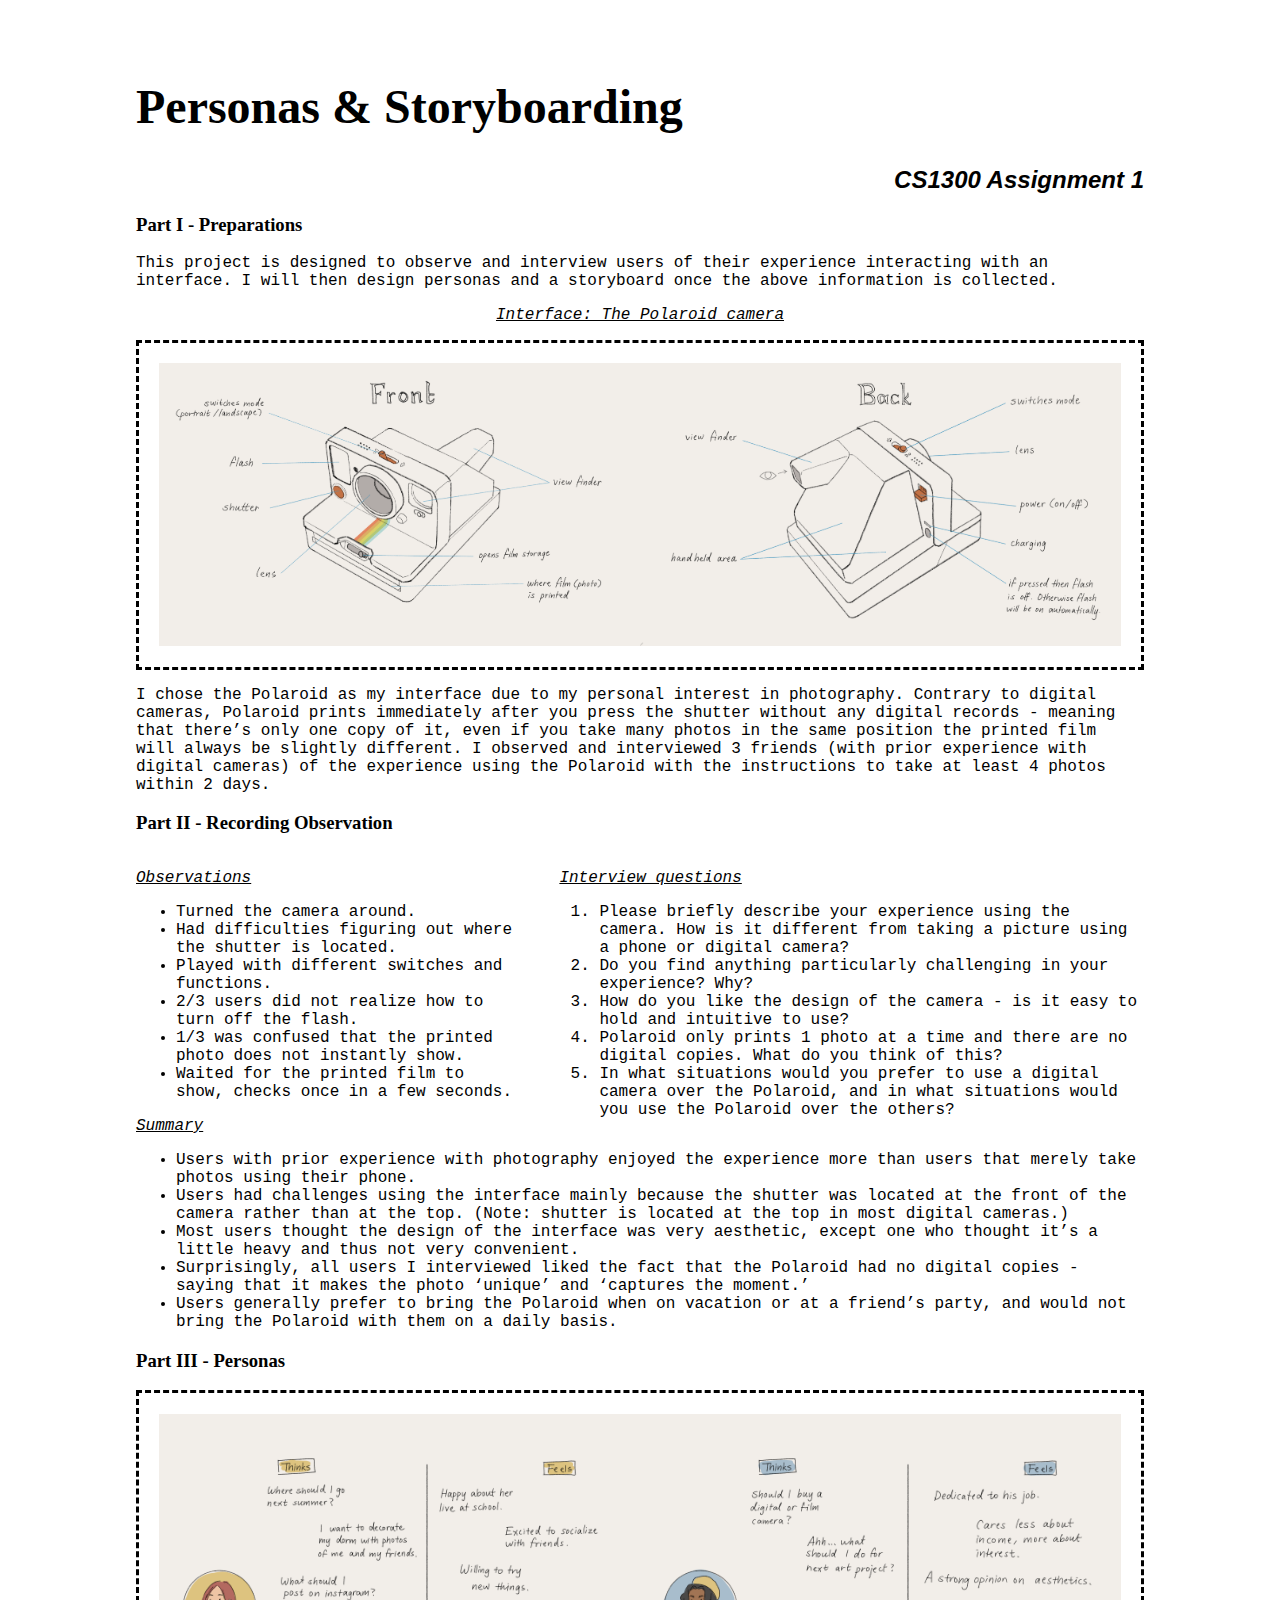
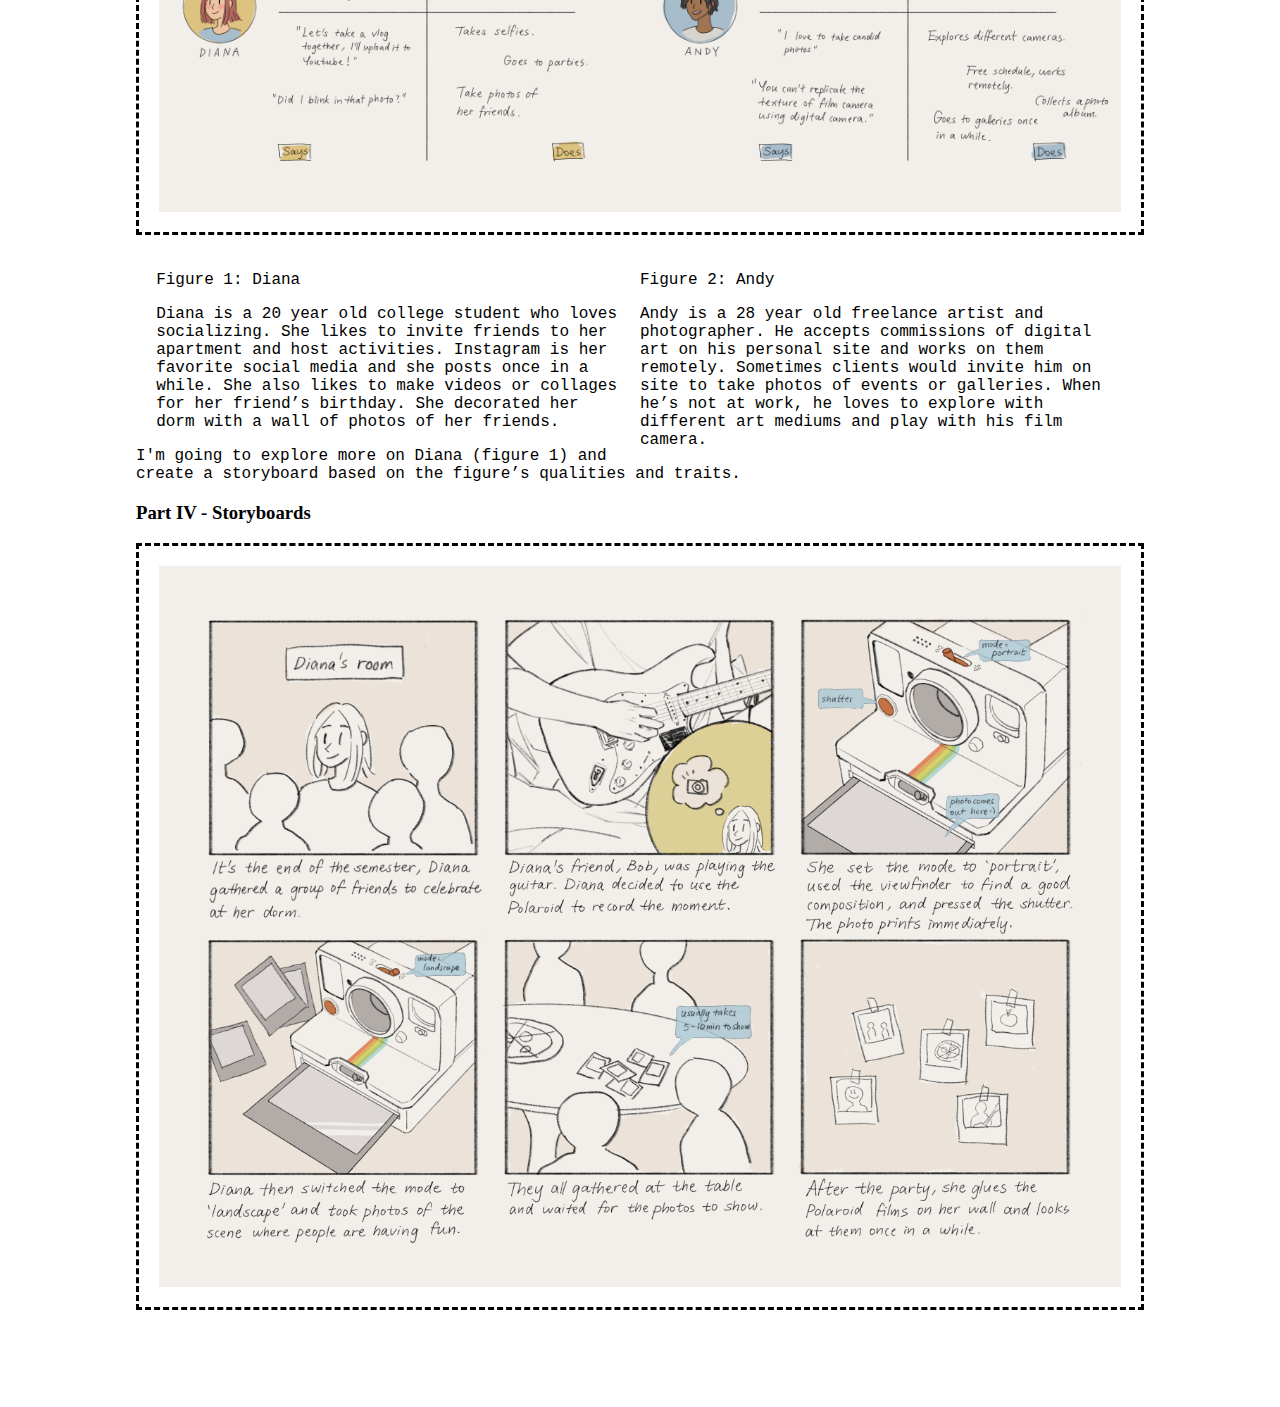
<file: index.html>
<!DOCTYPE html>
<html>
<head>
  <link rel="stylesheet" href="assignment1.css">
</head>
<body>

<h1>Personas & Storyboarding</h1>
<h2>CS1300 Assignment 1</h2>
<h3>Part I - Preparations</h3>
<p>This project is designed to observe and interview users of their experience interacting with an interface. I will then design personas and a storyboard once the above information is collected.</p>

<div id = "annotation">
  <p>Interface: The Polaroid camera</p>
</div>

<div id = "interface">
  <img src = "src/Front.png" alt = "annotated sketch of the interface 'Polaroid' - front" width = 50%>
  <img src = "src/Back.png" alt = "annotated sketch of the interface 'Polaroid' - back" width = 50%>
</div>

<p>I chose the Polaroid as my interface due to my personal interest in photography. Contrary to digital cameras, Polaroid prints immediately after you press the shutter without any digital records - meaning that there’s only one copy of it, even if you take many photos in the same position the printed film will always be slightly different. I observed and interviewed 3 friends (with prior experience with digital cameras) of the experience using the Polaroid with the instructions to take at least 4 photos within 2 days.
</p>

<h3>Part II - Recording Observation</h3>
<div style = "float:left; width:38%">
  <div id = "section">
    <p>Observations</p>
  </div>
  
  <div id = "list">
    <ul>
      <li>Turned the camera around.</li>
      <li>Had difficulties figuring out where the shutter is located.</li>
      <li>Played with different switches and functions.</li>
      <li>2/3 users did not realize how to turn off the flash.</li>
      <li>1/3 was confused that the printed photo does not instantly show.</li>
      <li>Waited for the printed film to show, checks once in a few seconds.</li>
    </ul>
  </div>
</div>

<div style = "float:right; width:58%">
  <div id = "section">
    <p>Interview questions</p>
  </div>
  
  <div id = "list">
    <ol>
      <li>Please briefly describe your experience using the camera. How is it different from taking a picture using a phone or digital camera?</li>
      <li>Do you find anything particularly challenging in your experience? Why?</li>
      <li>How do you like the design of the camera - is it easy to hold and intuitive to use?</li>
      <li>Polaroid only prints 1 photo at a time and there are no digital copies. What do you think of this?</li>
      <li>In what situations would you prefer to use a digital camera over the Polaroid, and in what situations would you use the Polaroid over the others?</li>
    </ol>
  </div>
</div>

<div id = "section">
  <p>Summary</p>
</div>

<div id = "list">
  <ul>
    <li>Users with prior experience with photography enjoyed the experience more than users that merely take photos using their phone.</li>
    <li>Users had challenges using the interface mainly because the shutter was located at the front of the camera rather than at the top. (Note: shutter is located at the top in most digital cameras.)</li>
    <li>Most users thought the design of the interface was very aesthetic, except one who thought it’s a little heavy and thus not very convenient.</li>
    <li>Surprisingly, all users I interviewed liked the fact that the Polaroid had no digital copies - saying that it makes the photo ‘unique’ and ‘captures the moment.’</li>
    <li>Users generally prefer to bring the Polaroid when on vacation or at a friend’s party, and would not bring the Polaroid with them on a daily basis.</li>
  </ul>
</div>


<h3>Part III - Personas</h3>

<div>
  <div id = "interface">
    <img src = "src/Persona1.png" alt = "Persona - college student." width = 50%>
    <img src = "src/Persona2.png" alt = "Persona - freelance artist." width = 50%>
  </div>
  
  <div id = "persona">
    <div style = "float: left; width: 48%;">
      <p>Figure 1: Diana</p>
      <p>Diana is a 20 year old college student who loves socializing. She likes to invite friends to her apartment and host activities. Instagram is her favorite social media and she posts once in a while. She also likes to make videos or collages for her friend’s birthday. She decorated her dorm with a wall of photos of her friends.</p>
    </div>
    <div style = "float: right; width: 50%;">
      <p>Figure 2: Andy</p>
      <p>Andy is a 28 year old freelance artist and photographer. He accepts commissions of digital art on his personal site and works on them remotely. Sometimes clients would invite him on site to take photos of events or galleries. When he’s not at work, he loves to explore with different art mediums and play with his film camera.</p>
    </div>
  </div>
</div>

<p>I'm going to explore more on Diana (figure 1) and create a storyboard based on the figure’s qualities and traits.</p>

<h3>Part IV - Storyboards</h3>
<div id = "interface">
  <img src = "src/Storyboard.png" alt="Storyboard of Diana using the Polaroid." width = 100%>
</div>

</body>
</html>
</file>
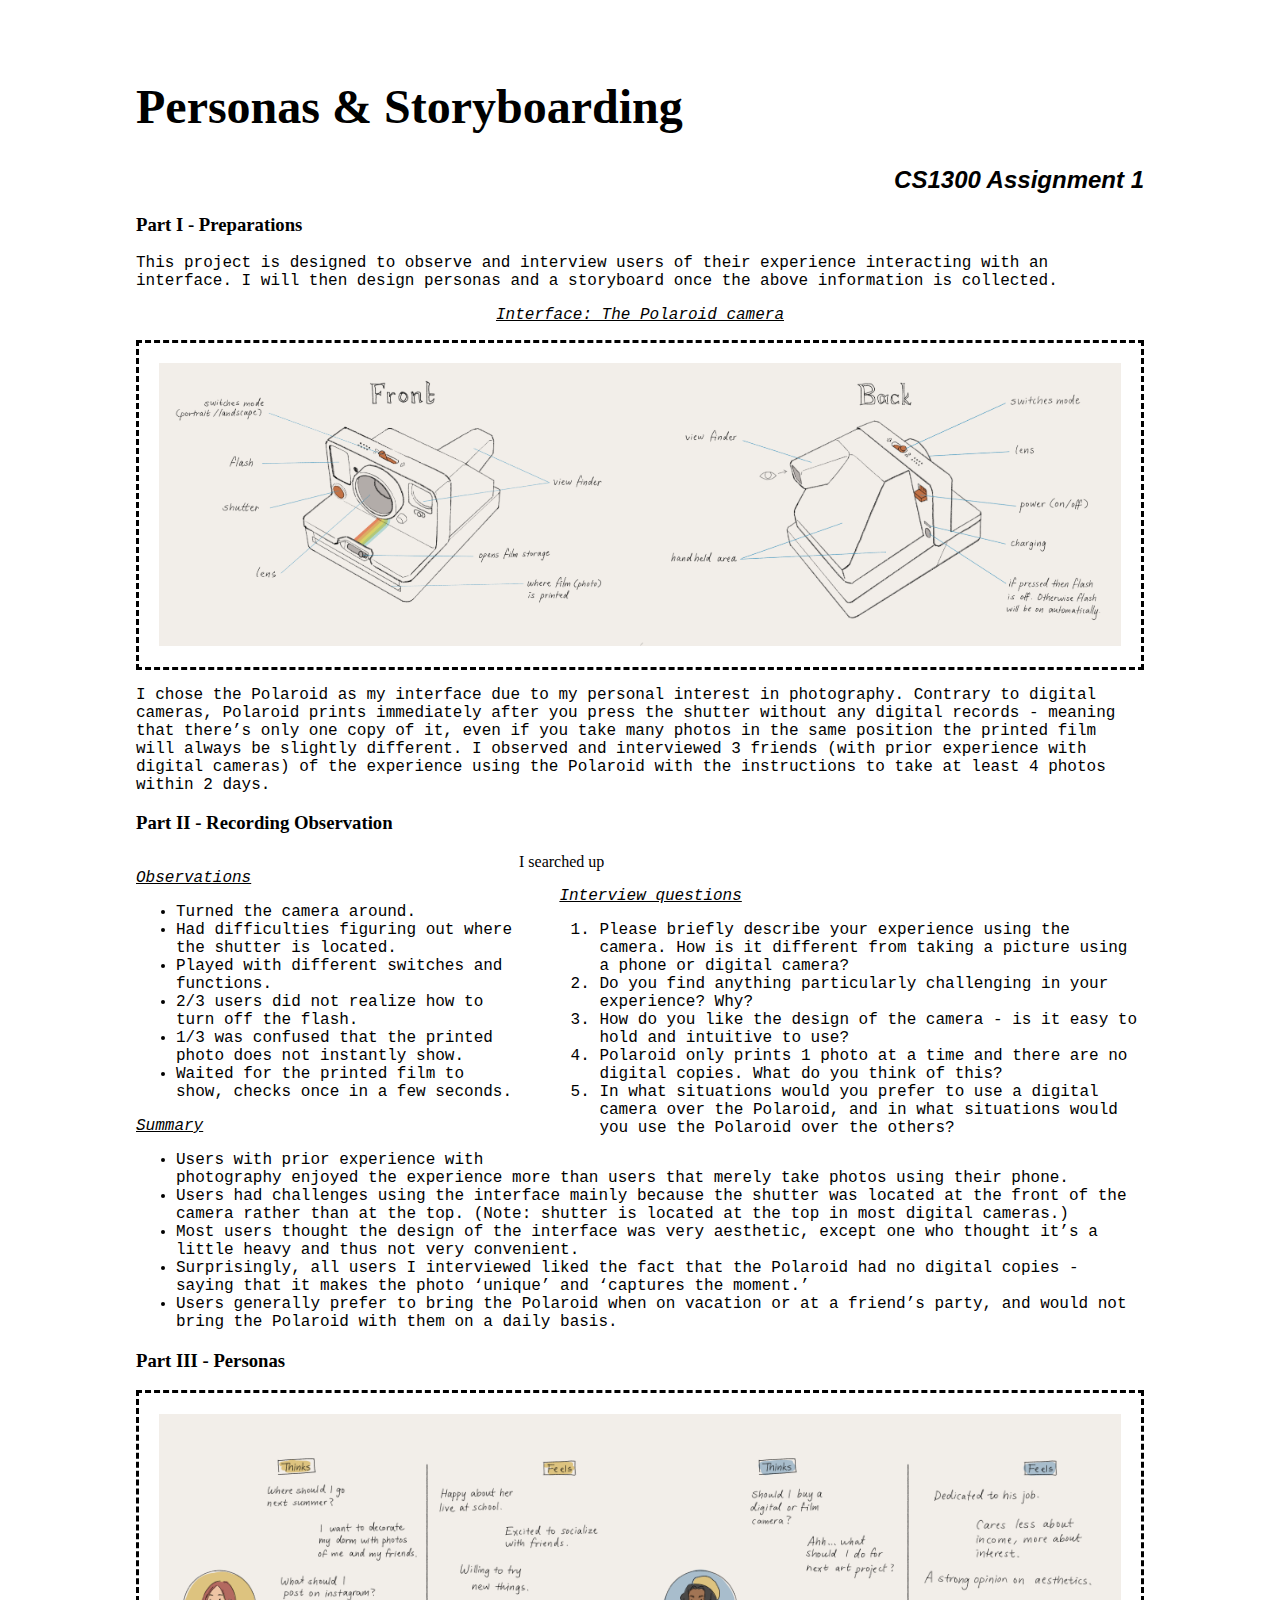
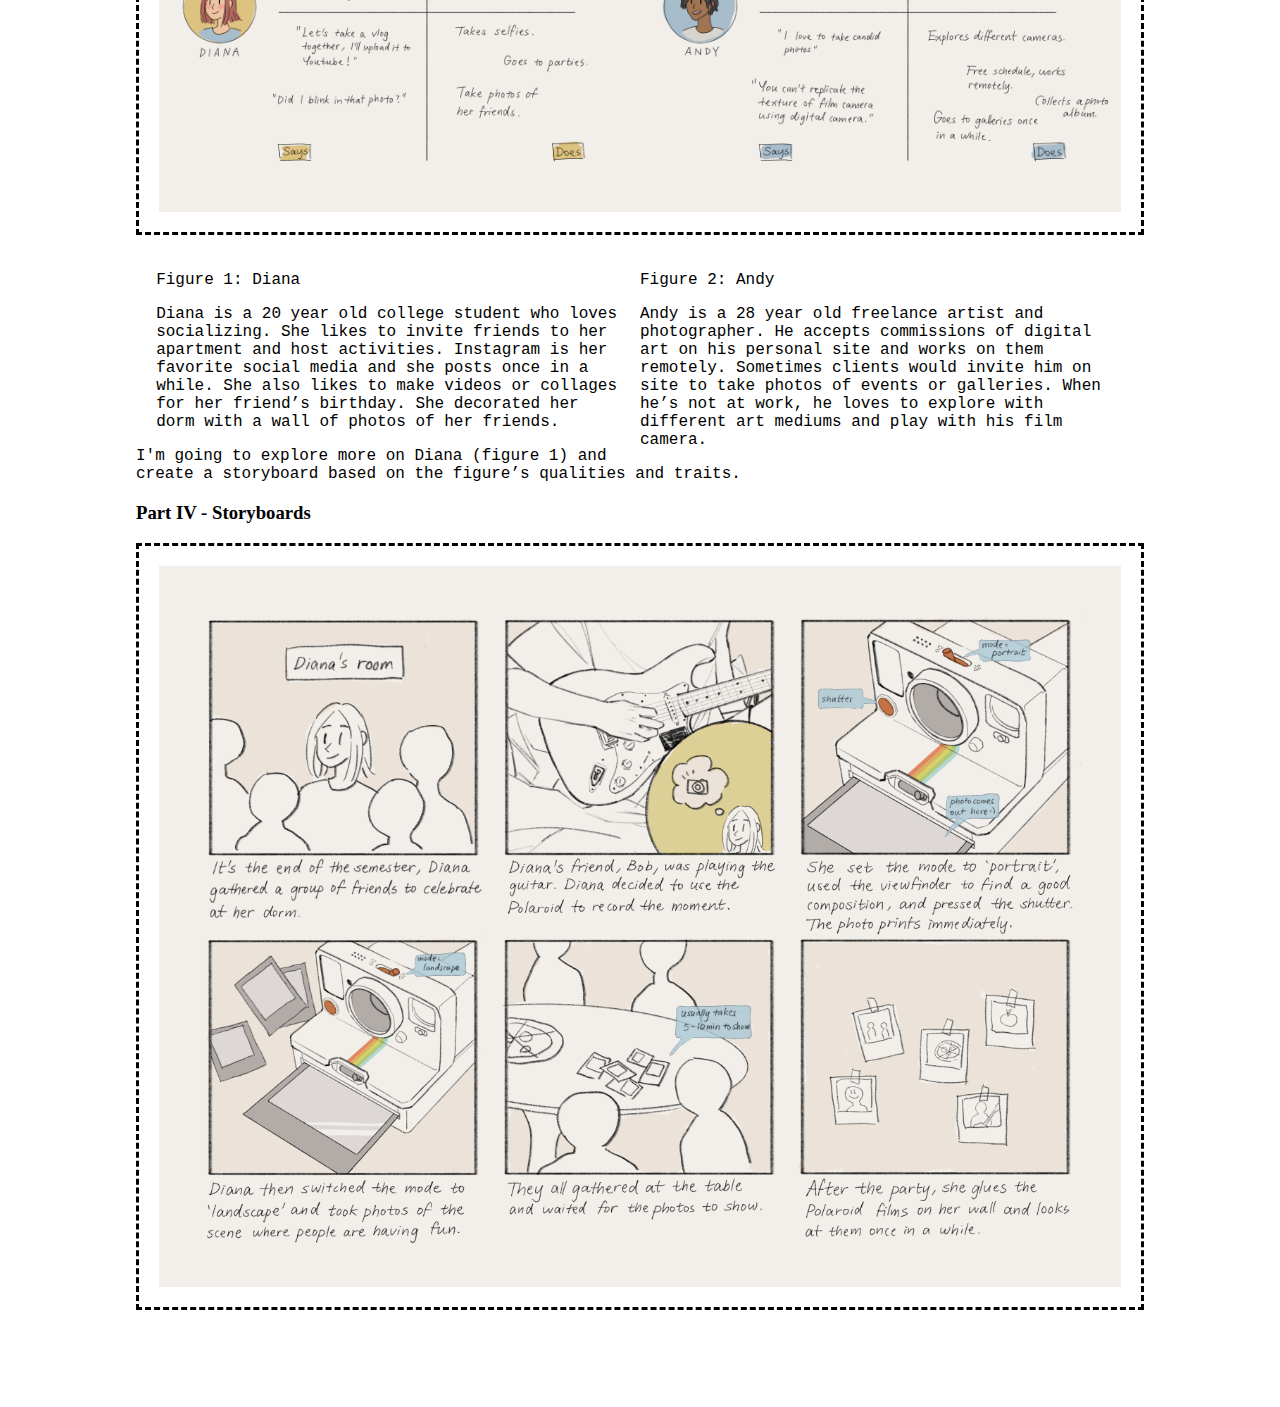
<file: assignment1.html>
<!DOCTYPE html>
<html>
<head>
  <link rel="stylesheet" href="assignment1.css">
</head>
<body>

<h1>Personas & Storyboarding</h1>
<h2>CS1300 Assignment 1</h2>
<h3>Part I - Preparations</h3>
<p>This project is designed to observe and interview users of their experience interacting with an interface. I will then design personas and a storyboard once the above information is collected.</p>

<div id = "annotation">
  <p>Interface: The Polaroid camera</p>
</div>

<div id = "interface">
  <img src = "src/Front.png" alt = "annotated sketch of the interface 'Polaroid' - front" width = 50%>
  <img src = "src/Back.png" alt = "annotated sketch of the interface 'Polaroid' - back" width = 50%>
</div>

<p>I chose the Polaroid as my interface due to my personal interest in photography. Contrary to digital cameras, Polaroid prints immediately after you press the shutter without any digital records - meaning that there’s only one copy of it, even if you take many photos in the same position the printed film will always be slightly different. I observed and interviewed 3 friends (with prior experience with digital cameras) of the experience using the Polaroid with the instructions to take at least 4 photos within 2 days.
</p>

<h3>Part II - Recording Observation</h3>
I searched up 
<div style = "float:left; width:38%">
  <div id = "section">
    <p>Observations</p>
  </div>
  
  <div id = "list">
    <ul>
      <li>Turned the camera around.</li>
      <li>Had difficulties figuring out where the shutter is located.</li>
      <li>Played with different switches and functions.</li>
      <li>2/3 users did not realize how to turn off the flash.</li>
      <li>1/3 was confused that the printed photo does not instantly show.</li>
      <li>Waited for the printed film to show, checks once in a few seconds.</li>
    </ul>
  </div>
</div>

<div style = "float:right; width:58%">
  <div id = "section">
    <p>Interview questions</p>
  </div>
  
  <div id = "list">
    <ol>
      <li>Please briefly describe your experience using the camera. How is it different from taking a picture using a phone or digital camera?</li>
      <li>Do you find anything particularly challenging in your experience? Why?</li>
      <li>How do you like the design of the camera - is it easy to hold and intuitive to use?</li>
      <li>Polaroid only prints 1 photo at a time and there are no digital copies. What do you think of this?</li>
      <li>In what situations would you prefer to use a digital camera over the Polaroid, and in what situations would you use the Polaroid over the others?</li>
    </ol>
  </div>
</div>

<div id = "section">
  <p>Summary</p>
</div>

<div id = "list">
  <ul>
    <li>Users with prior experience with photography enjoyed the experience more than users that merely take photos using their phone.</li>
    <li>Users had challenges using the interface mainly because the shutter was located at the front of the camera rather than at the top. (Note: shutter is located at the top in most digital cameras.)</li>
    <li>Most users thought the design of the interface was very aesthetic, except one who thought it’s a little heavy and thus not very convenient.</li>
    <li>Surprisingly, all users I interviewed liked the fact that the Polaroid had no digital copies - saying that it makes the photo ‘unique’ and ‘captures the moment.’</li>
    <li>Users generally prefer to bring the Polaroid when on vacation or at a friend’s party, and would not bring the Polaroid with them on a daily basis.</li>
  </ul>
</div>


<h3>Part III - Personas</h3>

<div>
  <div id = "interface">
    <img src = "src/Persona1.png" alt = "Persona - college student." width = 50%>
    <img src = "src/Persona2.png" alt = "Persona - freelance artist." width = 50%>
  </div>
  
  <div id = "persona">
    <div style = "float: left; width: 48%;">
      <p>Figure 1: Diana</p>
      <p>Diana is a 20 year old college student who loves socializing. She likes to invite friends to her apartment and host activities. Instagram is her favorite social media and she posts once in a while. She also likes to make videos or collages for her friend’s birthday. She decorated her dorm with a wall of photos of her friends.</p>
    </div>
    <div style = "float: right; width: 50%;">
      <p>Figure 2: Andy</p>
      <p>Andy is a 28 year old freelance artist and photographer. He accepts commissions of digital art on his personal site and works on them remotely. Sometimes clients would invite him on site to take photos of events or galleries. When he’s not at work, he loves to explore with different art mediums and play with his film camera.</p>
    </div>
  </div>
</div>

<p>I'm going to explore more on Diana (figure 1) and create a storyboard based on the figure’s qualities and traits.</p>

<h3>Part IV - Storyboards</h3>
<div id = "interface">
  <img src = "src/Storyboard.png" alt="Storyboard of Diana using the Polaroid." width = 100%>
</div>

</body>
</html>
</file>
<file: assignment1.css>
body {
    margin:10; 
    padding-top:3%;
    padding-right:10%;
    padding-left:10%;
    padding-bottom:7%;
}

h1 {font-family: 'Arial Black';font-size:300%;}
h2 {font-family: Arial, Helvetica, sans-serif; font-style: italic; text-align: right;}
p {font-family: 'Courier New', Courier, monospace;}

#interface{
    display:flex;
    justify-content: center;
    border-style: dashed;
    padding: 2%;
}

#annotation{
    font-family: 'Courier New', Courier, monospace;
    font-style: italic;
    text-align: center;
    text-decoration: underline;
}

#section{
    font-family: 'Courier New', Courier, monospace;
    font-style: italic;
    text-decoration: underline;
}

#persona{
    padding: 2%;
}

#list{
    font-family: 'Courier New', Courier, monospace;
}
</file>
